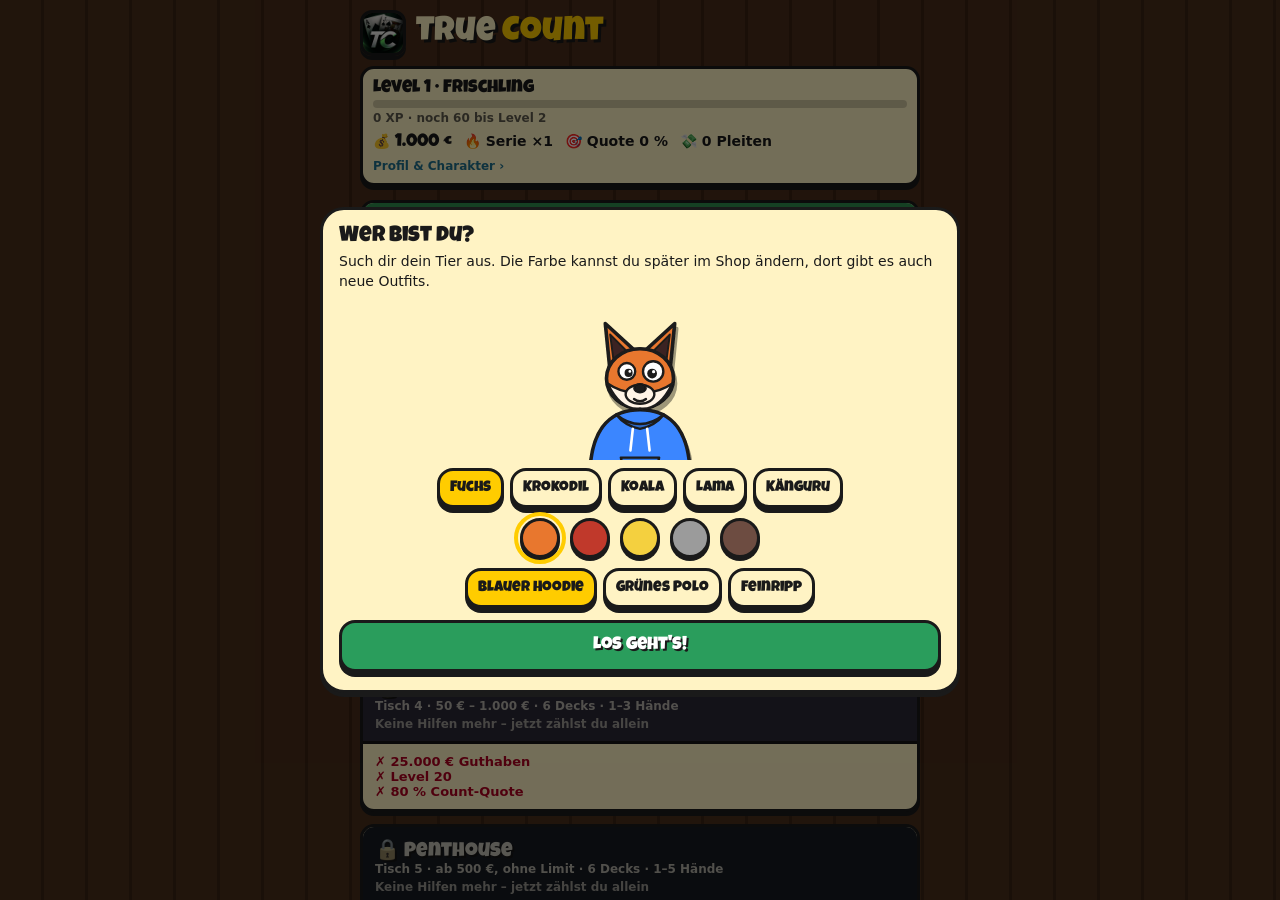
<file: index.html>
<!doctype html>
<html lang="de">
<head>
<meta charset="utf-8">
<meta name="viewport" content="width=device-width, initial-scale=1, viewport-fit=cover">
<meta name="theme-color" content="#4a2e1b">
<meta name="description" content="Blackjack-App zum Kartenzählen lernen (Hi-Lo)">
<title>TrueCount</title>
<link rel="manifest" href="manifest.webmanifest">
<link rel="icon" href="icons/favicon.png" type="image/png">
<link rel="apple-touch-icon" href="icons/apple-touch-icon.png">
<meta name="apple-mobile-web-app-capable" content="yes">
<meta name="apple-mobile-web-app-status-bar-style" content="black-translucent">
<link rel="preconnect" href="https://fonts.googleapis.com">
<link rel="preconnect" href="https://fonts.gstatic.com" crossorigin>
<link rel="stylesheet" href="https://fonts.googleapis.com/css2?family=Luckiest+Guy&display=swap">
<link rel="stylesheet" href="css/app.css">
<script type="module" src="js/app.js"></script>
</head>
<body data-screen="lobby">
<!-- Schatten für alle Zeichnungen -->
<svg width="0" height="0" style="position:absolute" aria-hidden="true"><defs><filter id="fx" x="-20%" y="-20%" width="150%" height="160%"><feFlood flood-color="#000" flood-opacity=".38"/><feComposite in2="SourceAlpha" operator="in"/><feOffset dx="2" dy="4" result="s"/><feMerge><feMergeNode in="s"/><feMergeNode in="SourceGraphic"/></feMerge></filter></defs></svg>

<section id="lobby" class="screen">
  <header class="logo"><div><img class="tc" src="icons/icon-192.png" alt=""> True<b>Count</b></div><em id="admin-badge" hidden>ADMIN</em></header>
  <button class="pn profil" id="profil" data-l="profil" aria-label="Profil öffnen"></button>
  <div id="tischliste"></div>
  <nav class="nav">
    <button class="btn aux" data-l="tutorial">🦉 Tutorial</button>
    <button class="btn aux" data-l="training">🏋️ Training</button>
    <button class="btn aux" data-l="shop">🛍️ Shop</button>
    <button class="btn aux" data-l="erfolge">🏆 Erfolge</button>
    <button class="btn aux" data-l="optionen">⚙️ Optionen</button>
    <button class="btn aux" data-l="admin">🔑 Admin</button>
    <button class="btn aux" data-l="install" hidden>📲 Installieren</button>
  </nav>
</section>

<div id="app" class="screen" data-modus="setzen">
  <header id="hud">
    <div class="pn lvl"><span id="hud-ava"></span><div><b id="hud-level"></b> <small id="hud-titel"></small><div class="bar"><i id="hud-bar"></i></div></div></div>
    <div class="pn"><small>Pott</small><b id="hud-pott"></b><em id="hud-serie"></em></div>
    <div class="pn"><small>Guthaben</small><b id="geld"></b></div>
  </header>
  <main id="stage"><svg id="scene" preserveAspectRatio="xMidYMid meet"></svg></main>
  <section id="aux">
    <p class="pn tip" id="tip"></p>
    <button class="btn aux info" data-a="info" hidden aria-label="Professor Uhu fragen">i</button>
    <button class="btn aux z" data-a="aufgeben">Aufgeben<small>Surrender</small></button>
    <button class="btn aux s" data-a="aufstehen">Aufstehen<small>Pott sichern</small></button>
    <button class="btn aux" data-a="optionen">Optionen<small>Schuh · Ton</small></button>
  </section>
  <section id="main">
    <button class="btn hit z" data-a="karte">Karte<small>Hit</small></button>
    <button class="btn stand z" data-a="bleiben">Bleiben<small>Stand</small></button>
    <button class="btn dbl z" data-a="verdoppeln">Verdoppeln<small>Double</small></button>
    <button class="btn split z" data-a="teilen">Teilen<small>Split</small></button>
    <button class="btn aux s" data-a="einsatz">Einsatz<small id="betlbl"></small></button>
    <button class="btn hit s" data-a="austeilen"><span id="deallbl">Austeilen</span><small>Deal</small></button>
  </section>
</div>

<section id="training" class="screen"><div id="tr"></div></section>

<div id="toast" class="pn"></div>
<div class="ov" id="ov"><div class="pn sheet" id="sheet"></div></div>
<div id="uhu"></div>
</body>
</html>
</file>
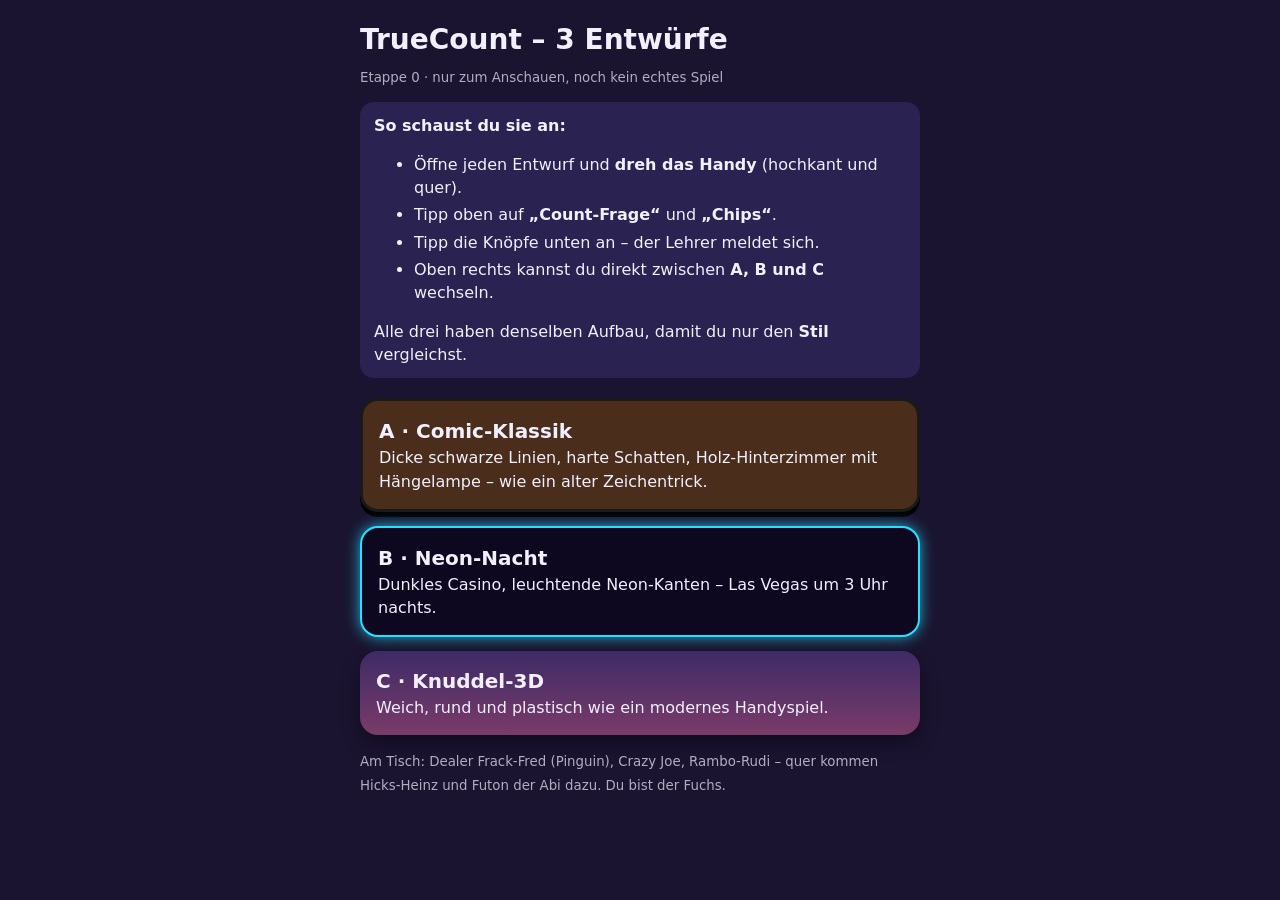
<file: entwuerfe/index.html>
<!doctype html>
<html lang="de">
<head>
<meta charset="utf-8">
<meta name="viewport" content="width=device-width, initial-scale=1, viewport-fit=cover">
<meta name="theme-color" content="#1a1430">
<title>TrueCount – Entwürfe</title>
<style>
  body { margin: 0; background: #1a1430; color: #f2efff; font: 16px/1.45 system-ui, sans-serif; padding: 20px 16px 40px; }
  main { max-width: 560px; margin: 0 auto; }
  h1 { margin: 0 0 4px; font-size: 28px; }
  .hint { background: #2a2250; border-radius: 14px; padding: 12px 14px; margin: 14px 0 20px; }
  .hint li { margin: 4px 0; }
  a.card { display: block; text-decoration: none; color: inherit; border-radius: 18px; padding: 16px; margin-bottom: 14px; }
  a.card b { display: block; font-size: 20px; }
  .a { background: #4a2e1b; border: 3px solid #1a1a1a; box-shadow: 0 5px 0 #000; }
  .b { background: #0d0820; border: 2px solid #27e0ff; box-shadow: 0 0 16px -2px #27e0ff; }
  .c { background: linear-gradient(#3d2b66, #7a3b69); box-shadow: 0 8px 18px rgba(0,0,0,.4); }
  small { opacity: .7; }
</style>
</head>
<body>
<main>
  <h1>TrueCount – 3 Entwürfe</h1>
  <small>Etappe 0 · nur zum Anschauen, noch kein echtes Spiel</small>
  <div class="hint">
    <b>So schaust du sie an:</b>
    <ul>
      <li>Öffne jeden Entwurf und <b>dreh das Handy</b> (hochkant und quer).</li>
      <li>Tipp oben auf <b>„Count-Frage“</b> und <b>„Chips“</b>.</li>
      <li>Tipp die Knöpfe unten an – der Lehrer meldet sich.</li>
      <li>Oben rechts kannst du direkt zwischen <b>A, B und C</b> wechseln.</li>
    </ul>
    Alle drei haben denselben Aufbau, damit du nur den <b>Stil</b> vergleichst.
  </div>
  <a class="card a" href="a.html"><b>A · Comic-Klassik</b>Dicke schwarze Linien, harte Schatten, Holz-Hinterzimmer mit Hängelampe – wie ein alter Zeichentrick.</a>
  <a class="card b" href="b.html"><b>B · Neon-Nacht</b>Dunkles Casino, leuchtende Neon-Kanten – Las Vegas um 3 Uhr nachts.</a>
  <a class="card c" href="c.html"><b>C · Knuddel-3D</b>Weich, rund und plastisch wie ein modernes Handyspiel.</a>
  <small>Am Tisch: Dealer Frack-Fred (Pinguin), Crazy Joe, Rambo-Rudi – quer kommen Hicks-Heinz und Futon der Abi dazu. Du bist der Fuchs.</small>
</main>
</body>
</html>
</file>
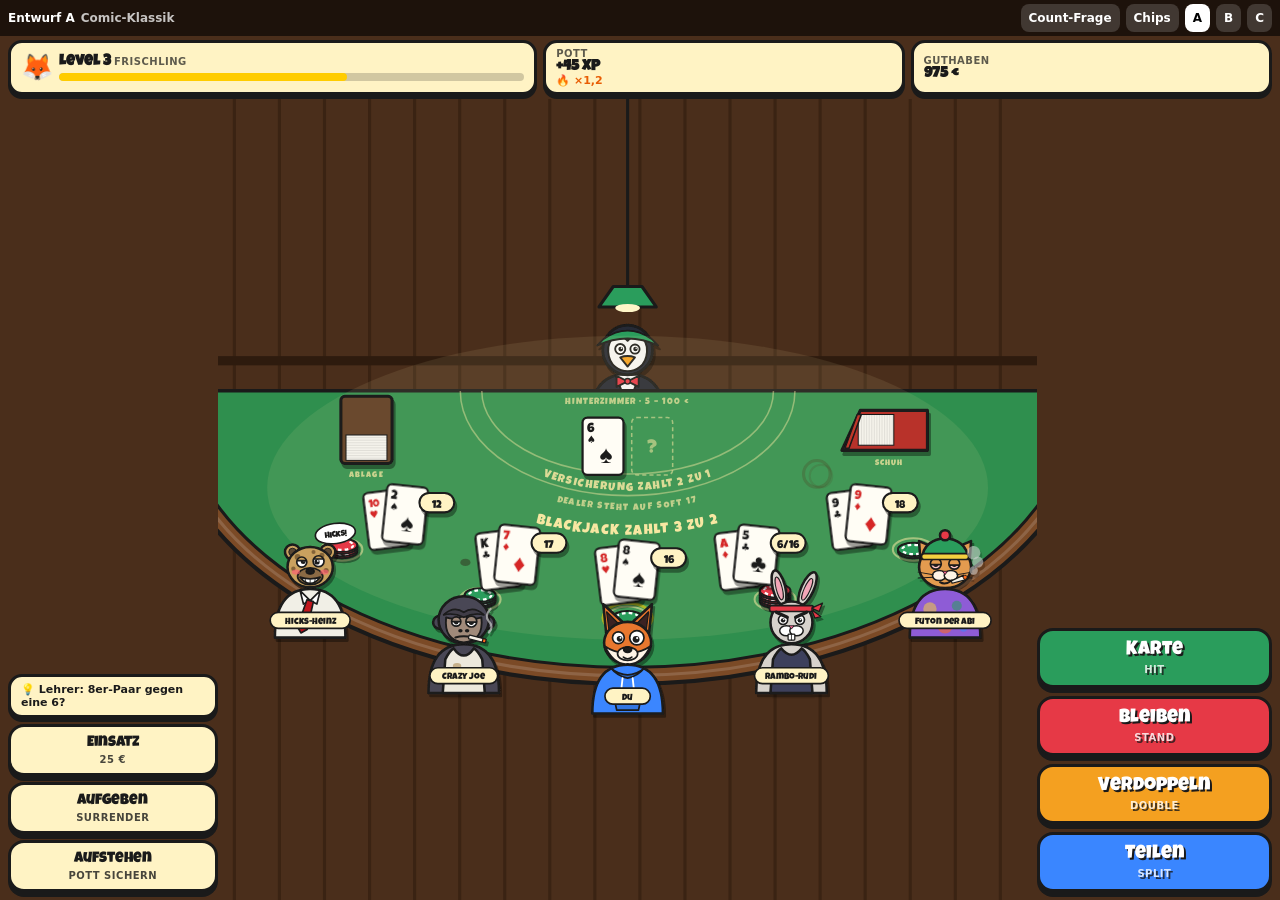
<file: entwuerfe/a.html>
<!doctype html>
<html lang="de">
<head>
<meta charset="utf-8">
<meta name="viewport" content="width=device-width, initial-scale=1, viewport-fit=cover">
<meta name="theme-color" content="#4a2e1b">
<title>TrueCount – Entwurf A</title>
<link rel="preconnect" href="https://fonts.googleapis.com">
<link rel="preconnect" href="https://fonts.gstatic.com" crossorigin>
<link rel="stylesheet" href="https://fonts.googleapis.com/css2?family=Bungee&family=Fredoka:wght@500;700&family=Luckiest+Guy&display=swap">
<link rel="stylesheet" href="entwurf.css">
</head>
<body>
<script>window.STIL = 'a';</script>
<script src="szene.js"></script>
</body>
</html>
</file>
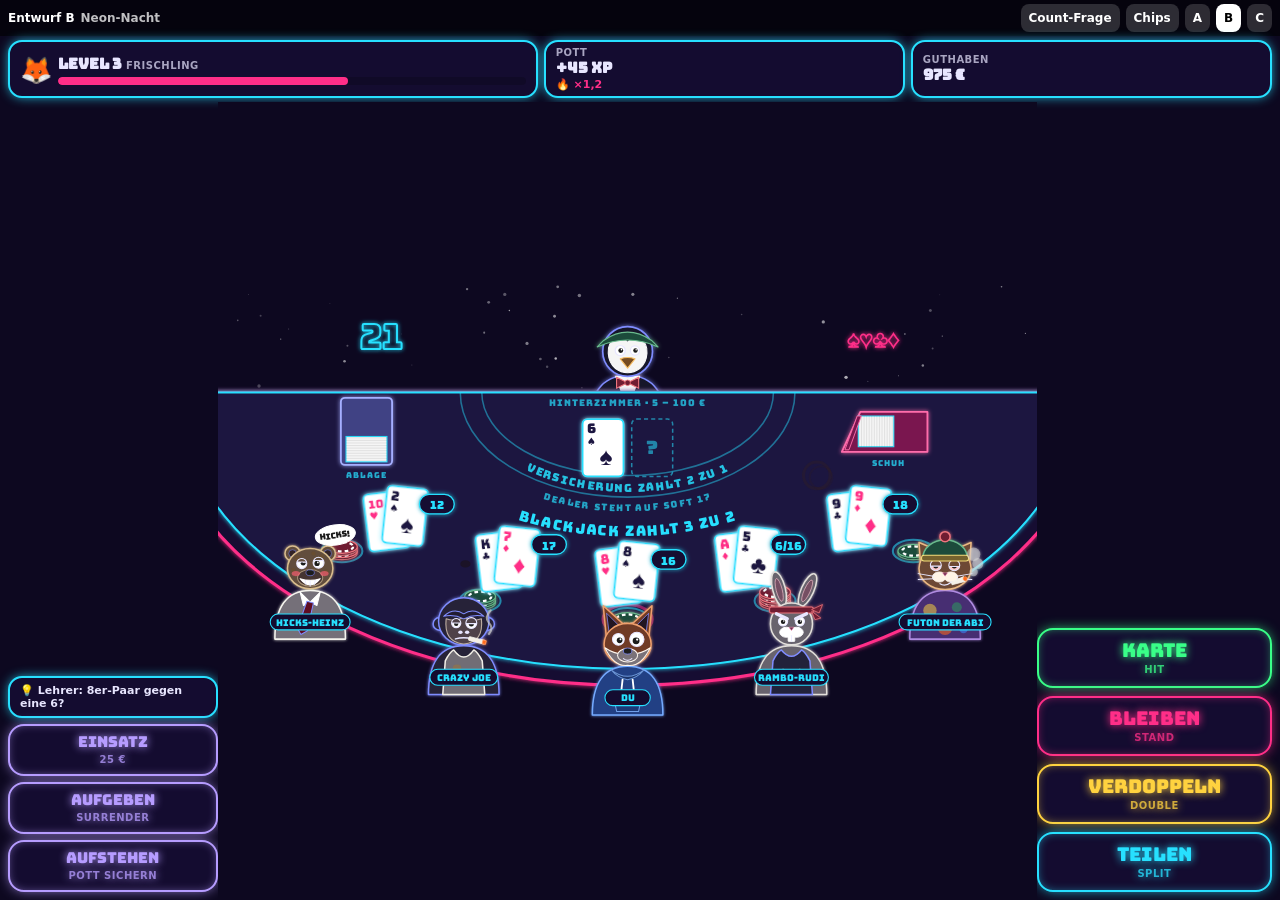
<file: entwuerfe/b.html>
<!doctype html>
<html lang="de">
<head>
<meta charset="utf-8">
<meta name="viewport" content="width=device-width, initial-scale=1, viewport-fit=cover">
<meta name="theme-color" content="#0d0820">
<title>TrueCount – Entwurf B</title>
<link rel="preconnect" href="https://fonts.googleapis.com">
<link rel="preconnect" href="https://fonts.gstatic.com" crossorigin>
<link rel="stylesheet" href="https://fonts.googleapis.com/css2?family=Bungee&family=Fredoka:wght@500;700&family=Luckiest+Guy&display=swap">
<link rel="stylesheet" href="entwurf.css">
</head>
<body>
<script>window.STIL = 'b';</script>
<script src="szene.js"></script>
</body>
</html>
</file>
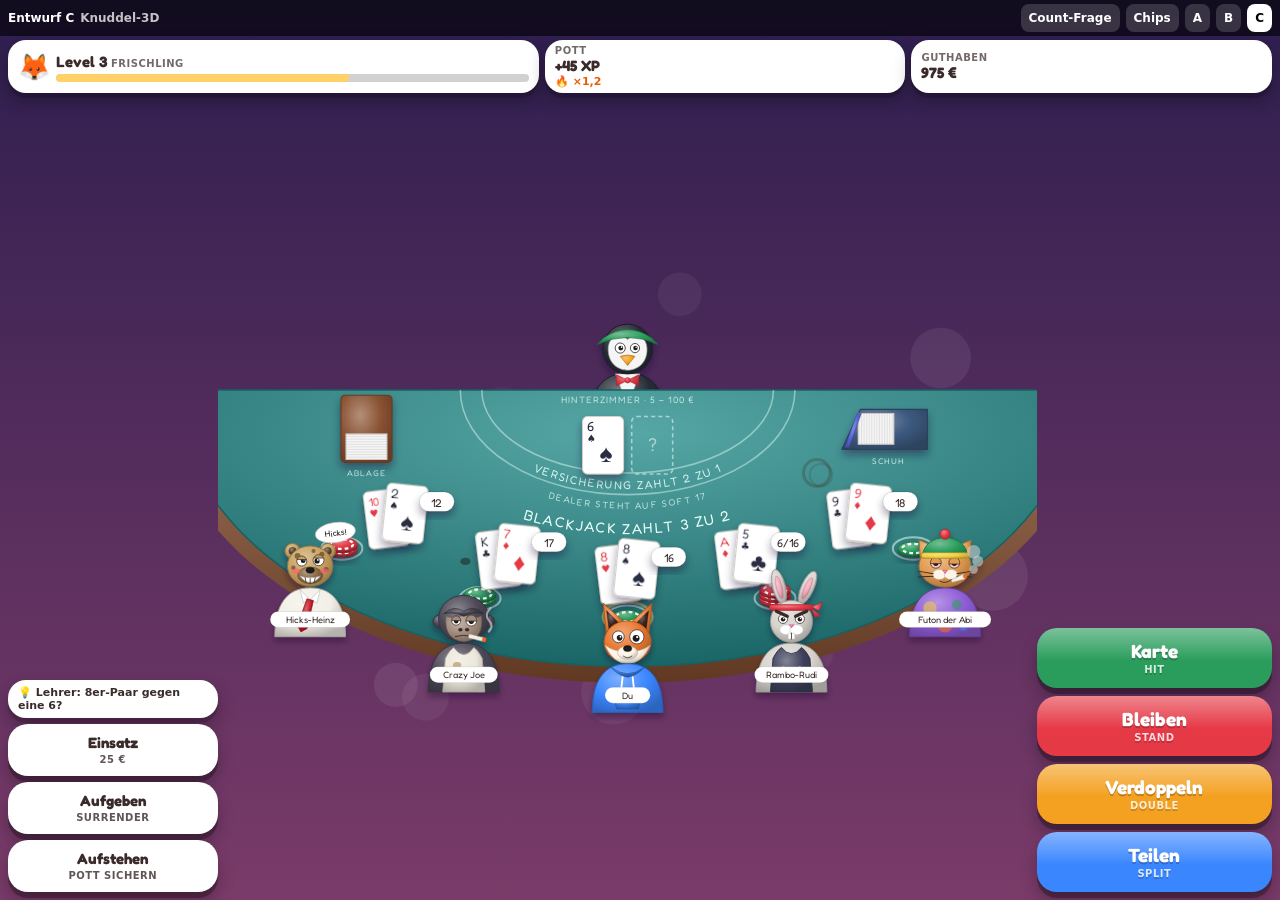
<file: entwuerfe/c.html>
<!doctype html>
<html lang="de">
<head>
<meta charset="utf-8">
<meta name="viewport" content="width=device-width, initial-scale=1, viewport-fit=cover">
<meta name="theme-color" content="#2d1e4f">
<title>TrueCount – Entwurf C</title>
<link rel="preconnect" href="https://fonts.googleapis.com">
<link rel="preconnect" href="https://fonts.gstatic.com" crossorigin>
<link rel="stylesheet" href="https://fonts.googleapis.com/css2?family=Bungee&family=Fredoka:wght@500;700&family=Luckiest+Guy&display=swap">
<link rel="stylesheet" href="entwurf.css">
</head>
<body>
<script>window.STIL = 'c';</script>
<script src="szene.js"></script>
</body>
</html>
</file>
<file: css/app.css>
/* TrueCount – Stil „Comic-Klassik“ (Entwurf A) */
* { box-sizing: border-box; }
:root { --bg: #4a2e1b; --panel: #fff3c4; --ink: #1a1a1a; --acc: #ffcc00;
  --hit: #2a9d5c; --stand: #e63946; --dbl: #f4a020; --split: #3a86ff; --auxc: #fff3c4; --num: #3a86ff; }
html, body { margin: 0; height: 100%; overflow: hidden; background: var(--bg); }
body {
  font-family: 'Luckiest Guy', system-ui, sans-serif; color: var(--ink);
  -webkit-tap-highlight-color: transparent; user-select: none; -webkit-user-select: none; touch-action: manipulation;
}
button { font: inherit; color: inherit; cursor: pointer; }
[hidden] { display: none !important; }
.hit { --c: var(--hit); } .stand { --c: var(--stand); } .dbl { --c: var(--dbl); } .split { --c: var(--split); }
.aux { --c: var(--auxc); } .num { --c: var(--num); }

/* Bildschirme */
.screen { display: none; }
body[data-screen=lobby] #lobby, body[data-screen=training] #training { display: block; }
body[data-screen=tisch] #app { display: grid; }

/* Knöpfe mit Klick-Kante */
.btn { border-radius: 16px; display: flex; flex-direction: column; align-items: center; justify-content: center; line-height: 1.05; padding: 4px 6px;
  background: var(--c); color: #fff; border: 3px solid var(--ink); box-shadow: 0 5px 0 var(--ink); text-shadow: 2px 2px 0 var(--ink);
  transition: transform .08s, box-shadow .08s, opacity .15s; }
.btn small { font: 700 10px system-ui, sans-serif; opacity: .8; margin-top: 3px; letter-spacing: .5px; text-transform: uppercase; text-shadow: none; }
.btn:active { transform: translateY(4px); box-shadow: 0 1px 0 var(--ink); }
.btn.aux { color: var(--ink); text-shadow: none; }
.btn:disabled { opacity: .38; filter: saturate(.4); cursor: default; transform: none; box-shadow: 0 5px 0 var(--ink); }
.btn.voll { width: 100%; min-height: 52px; font-size: 18px; margin-top: 12px; }
.btn.an { background: var(--acc); }

/* Tafeln */
.pn { background: var(--panel); color: var(--ink); border-radius: 14px; padding: 5px 10px; border: 3px solid var(--ink); box-shadow: 0 4px 0 var(--ink); }
.bar { height: 8px; border-radius: 4px; background: rgba(0,0,0,.18); overflow: hidden; margin-top: 3px; }
.bar i { display: block; height: 100%; background: #e85d04; border-radius: 4px; transition: width .4s; }

/* ---------- Lobby ---------- */
#lobby { height: 100%; overflow-y: auto; padding: calc(10px + env(safe-area-inset-top)) 14px calc(20px + env(safe-area-inset-bottom));
  background: repeating-linear-gradient(90deg, #4a2e1b 0 41px, #3a2313 41px 44px); }
#lobby > * { max-width: 560px; margin-left: auto; margin-right: auto; }
.logo { display: flex; align-items: center; justify-content: space-between; color: #fff3c4; font-size: 34px; text-shadow: 3px 3px 0 var(--ink); margin-bottom: 10px; }
.logo b { color: var(--acc); font-weight: normal; }
.logo > div { display: flex; align-items: center; gap: 6px; }
.logo .tc { width: 46px; height: 46px; border-radius: 12px; border: 3px solid var(--ink); box-shadow: 0 4px 0 var(--ink); margin-right: 4px; }
.logo em { font-style: normal; font-size: 14px; background: #e63946; color: #fff; border: 3px solid var(--ink); border-radius: 10px; padding: 4px 8px; text-shadow: none; }
.profil { display: flex; gap: 10px; align-items: center; padding: 10px; width: 100%; text-align: left; font: inherit; color: var(--ink); }
.profil:active { transform: translateY(3px); box-shadow: 0 1px 0 var(--ink); }
.pdaten .mehr { display: block; margin-top: 8px; font: 700 12px system-ui, sans-serif; font-style: normal; color: #1f6f8b; }
.profil .ava-gross { width: 86px; height: 112px; flex: none; }
.pdaten { flex: 1; min-width: 0; }
.pdaten b { font-size: 18px; font-weight: normal; }
.pdaten small { display: block; font: 600 12px system-ui, sans-serif; opacity: .7; margin-top: 3px; }
.zahlen { display: flex; flex-wrap: wrap; gap: 6px 12px; margin-top: 8px; font: 600 14px system-ui, sans-serif; }
.zahlen b { font-family: 'Luckiest Guy', sans-serif; font-weight: normal; }
#tischliste { display: grid; gap: 12px; margin-top: 14px; }
.tischkarte { padding: 0; overflow: hidden; }
.tk-kopf { background: var(--filz); color: #fff3c4; padding: 10px 12px; border-bottom: 3px solid var(--ink); }
.tk-kopf b { display: block; font-size: 20px; font-weight: normal; text-shadow: 2px 2px 0 var(--ink); }
.tk-kopf small { font: 600 12px system-ui, sans-serif; opacity: .9; }
.tischkarte > small, .tischkarte .bed { display: block; padding: 10px 12px; margin: 0; font: 600 13px system-ui, sans-serif; }
.tischkarte .btn { margin: 10px 12px 14px; min-height: 48px; font-size: 18px; width: calc(100% - 24px); }
.tischkarte.zu .tk-kopf { filter: grayscale(.7) brightness(.8); }
.bed { list-style: none; display: flex; flex-wrap: wrap; gap: 6px 14px; }
.bed li { color: #b00020; } .bed li.ok { color: #1b7a43; }
.nav { display: grid; grid-template-columns: 1fr 1fr; gap: 10px; margin-top: 16px; }
.nav .btn { min-height: 52px; font-size: 16px; }

/* ---------- Tisch: hochkant alles untereinander, quer Knöpfe links und rechts für beide Daumen ---------- */
#app {
  height: 100vh; height: 100dvh;
  grid-template: "hud" auto "stage" minmax(0, 1fr) "aux" auto "main" auto / minmax(0, 1fr);
  padding: env(safe-area-inset-top) env(safe-area-inset-right) env(safe-area-inset-bottom) env(safe-area-inset-left);
}
#hud { grid-area: hud; display: flex; gap: 6px; padding: 6px 8px; position: relative; z-index: 1; }
#hud > div { flex: 1; display: flex; flex-direction: column; justify-content: center; min-width: 0; }
#hud .lvl { flex: 1.5; flex-direction: row; align-items: center; gap: 4px; }
#hud .lvl > div { flex: 1; min-width: 0; }
#hud .ava { width: 30px; height: 40px; display: block; }
#hud small { font: 700 10px system-ui, sans-serif; opacity: .7; text-transform: uppercase; letter-spacing: .5px; }
#hud b { font-size: 15px; font-weight: normal; white-space: nowrap; overflow: hidden; text-overflow: ellipsis; }
#hud em { font: 700 11px system-ui, sans-serif; font-style: normal; color: #e85d04; }

/* Hochkant reicht die Szene bis ganz unten, die Knöpfe liegen darüber. Ihre Höhe ist fest, damit nichts zoomt. */
#stage { grid-area: 2 / 1 / -1 / -1; position: relative; min-height: 0; }
#scene { position: absolute; inset: 0; width: 100%; height: 100%; }
#scene .neu { animation: flieg .26s ease-out both; }
@keyframes flieg { from { translate: var(--fx) var(--fy); } }
#aux, #main { position: relative; z-index: 1; }
#aux { grid-area: aux; display: flex; flex-wrap: wrap; gap: 6px; padding: 4px 8px; }
#aux .tip { flex-basis: 100%; margin: 0; font: 600 13px/1.2 system-ui, sans-serif; padding: 3px 10px; height: 38px; overflow: hidden; display: flex; align-items: center; }
#aux .btn { flex: 1; height: 44px; font-size: 15px; }
#main { grid-area: main; display: grid; grid-template-columns: 1fr 1fr; grid-template-rows: 58px 58px; gap: 8px; padding: 6px 8px 10px; }
#main .btn { font-size: 19px; }
#main .s { grid-row: 2; }
#app[data-modus=setzen] .z, #app[data-modus=zug] .s { display: none; }

@media (orientation: landscape) {
  #app { grid-template: "hud hud hud" auto "aux stage main" minmax(0, 1fr) / minmax(112px, 17vw) 1fr minmax(128px, 19vw); }
  #hud { padding: 4px 8px; }
  #hud .ava { width: 24px; height: 32px; }
  #stage { grid-area: stage; }
  #aux { flex-direction: column; flex-wrap: nowrap; justify-content: flex-end; padding: 4px 0 8px 8px; }
  #aux .tip { flex-basis: auto; font-size: 11px; height: auto; }
  #aux .btn { flex: 0 0 auto; min-height: 0; height: min(52px, 13vh); }
  #main { grid-template-columns: 1fr; grid-template-rows: none; align-content: end; padding: 4px 8px 8px 0; }
  #main .s { grid-row: auto; }
  #main .btn { min-height: 0; height: min(60px, 15vh); }
}

#toast { position: fixed; left: 50%; top: calc(64px + env(safe-area-inset-top)); transform: translate(-50%, -20px); opacity: 0; pointer-events: none; z-index: 30;
  width: max-content; max-width: 92vw; font: 600 14px/1.35 system-ui, sans-serif; padding: 10px 14px; transition: .25s; }
#toast.on { opacity: 1; transform: translate(-50%, 0); }

/* ---------- Einblendungen ---------- */
.ov { position: fixed; inset: 0; background: rgba(0,0,0,.55); display: none; align-items: flex-end; justify-content: center; z-index: 20; }
.ov.open { display: flex; }
.ov.klar { background: rgba(0,0,0,.12); }
.sheet { width: 100%; max-width: 480px; max-height: 92vh; overflow-y: auto; border-radius: 24px 24px 0 0 !important;
  padding: 16px 16px calc(18px + env(safe-area-inset-bottom)) !important; }
.sheet.hoch { animation: hoch .25s ease-out; }
@keyframes hoch { from { transform: translateY(40px); opacity: 0; } }
@media (orientation: landscape) {
  .ov { align-items: center; }
  .sheet { border-radius: 24px !important; max-width: 640px; max-height: 96vh; }
  /* Count-Frage seitlich, damit Schuh und Ablage sichtbar bleiben */
  .ov.klar { justify-content: flex-end; }
  .ov.klar .sheet { max-width: 340px; height: 100vh; max-height: none; border-radius: 0 !important; }
}
.sheet h2 { margin: 0 0 4px; font-size: 22px; font-weight: normal; }
.sheet p { margin: 0 0 10px; font: 500 14px/1.4 system-ui, sans-serif; }
.calc { background: rgba(0,0,0,.08); border-radius: 12px; padding: 10px; font: 500 14px/1.5 system-ui, sans-serif; }
.calc hr { border: 0; border-top: 2px dashed rgba(0,0,0,.25); margin: 6px 0; }
.zeile { display: flex; justify-content: space-between; }
.zeile b { font-family: 'Luckiest Guy', sans-serif; font-weight: normal; }
.timer { height: 8px; border-radius: 4px; background: rgba(0,0,0,.15); overflow: hidden; margin-bottom: 10px; }
.timer i { display: block; height: 100%; background: #e63946; animation: zeit 12s linear forwards; }
@keyframes zeit { from { width: 100%; } to { width: 0; } }
.row { display: grid; grid-template-columns: 1fr 1fr 1.3fr; gap: 8px; margin-top: 14px; }
.row.zwei { grid-template-columns: 1fr 1fr; }
.row .btn { min-height: 52px; font-size: 16px; }
.shake { animation: wackel .35s; }
@keyframes wackel { 25% { transform: translateX(-8px); } 50% { transform: translateX(8px); } 75% { transform: translateX(-4px); } }

/* Zahlenfeld */
.anzeige { text-align: center; font-size: 40px; margin: 2px 0 8px; min-height: 48px; }
.pad { display: grid; grid-template-columns: repeat(3, 1fr); gap: 8px; }
.pad .btn { min-height: 50px; font-size: 24px; }

/* Einsatz */
.pile { display: flex; justify-content: center; align-items: center; min-height: 34px; padding-left: 12px; flex-wrap: wrap; }
.pile em { font: 500 13px system-ui, sans-serif; opacity: .6; }
.mini { width: 28px; height: 28px; border-radius: 50%; background: var(--cc); border: 3px dashed #fff; margin-left: -12px; box-shadow: 0 2px 0 rgba(0,0,0,.4); }
.bsum { text-align: center; font-size: 34px; margin: 4px 0 10px; }
.chips { display: flex; justify-content: center; gap: 12px; }
.chip { width: 64px; height: 64px; border-radius: 50%; background: var(--cc); border: 6px dashed #fff; color: #fff; font: 800 18px system-ui, sans-serif;
  box-shadow: 0 5px 0 rgba(0,0,0,.4), inset 0 0 0 5px var(--cc); text-shadow: 0 1px 2px #000; transition: transform .08s; }
.chip:active { transform: translateY(3px) scale(.95); }
.chip.c1 { color: #1a1a1a; text-shadow: none; border-color: #3a86ff; }

/* Optionen */
.opt { display: grid; grid-template-columns: 1fr 44px 96px 44px; align-items: center; gap: 8px; margin: 0 0 8px; }
.opt span { font: 600 14px system-ui, sans-serif; }
.opt span small { font-size: 11px; opacity: .6; }
.opt b { text-align: center; font-size: 16px; font-weight: normal; }
.opt .btn { min-height: 40px; font-size: 20px; }
.opt .schalter { grid-column: 2 / 5; font-size: 16px; }

/* Charakter und Shop */
.vorschau { display: flex; justify-content: center; }
.vorschau svg { width: 120px; height: 158px; }
.wahl, .tabs { display: flex; flex-wrap: wrap; gap: 6px; justify-content: center; margin: 8px 0; }
.wahl .btn, .tabs .btn { min-height: 40px; padding: 4px 10px; font-size: 15px; }
.farben { display: flex; gap: 10px; justify-content: center; margin: 10px 0; }
.farbe { width: 40px; height: 40px; border-radius: 50%; background: var(--c); border: 3px solid var(--ink); box-shadow: 0 3px 0 var(--ink); }
.farbe.an { outline: 4px solid var(--acc); outline-offset: 2px; }
.waren { display: grid; grid-template-columns: repeat(auto-fill, minmax(104px, 1fr)); gap: 8px; }
.ware { display: flex; flex-direction: column; align-items: center; gap: 4px; background: rgba(0,0,0,.06); border-radius: 12px; padding: 8px; text-align: center; }
.ware svg { width: 66px; height: 87px; }
.ware b { font-weight: normal; font-size: 14px; }
.ware .btn { width: 100%; min-height: 36px; font-size: 13px; }

/* Erfolge */
.erfolge { display: grid; gap: 6px; }
.erf { display: grid; grid-template-columns: 34px 1fr auto; gap: 8px; align-items: center; padding: 6px 8px; border-radius: 10px; background: rgba(0,0,0,.05); opacity: .55; }
.erf.ja { opacity: 1; background: rgba(42,157,92,.15); }
.erf span { font-size: 24px; text-align: center; }
.erf b { display: block; font-weight: normal; }
.erf small { font: 500 12px system-ui, sans-serif; }
.erf em { font: 700 12px system-ui, sans-serif; font-style: normal; }

/* ---------- Training ---------- */
#training { height: 100%; overflow-y: auto; padding: calc(10px + env(safe-area-inset-top)) 14px calc(20px + env(safe-area-inset-bottom));
  background: repeating-linear-gradient(90deg, #2f8f4e 0 41px, #2a8347 41px 44px); }
#tr { max-width: 560px; margin: 0 auto; }
.kopf { display: flex; align-items: center; gap: 10px; margin-bottom: 10px; }
.kopf h1 { margin: 0; color: #fff3c4; font-weight: normal; font-size: 28px; text-shadow: 3px 3px 0 var(--ink); }
.kopf .zurueck { min-height: 40px; padding: 4px 12px; font-size: 14px; }
.tr-info { color: #fff3c4; font: 600 14px/1.4 system-ui, sans-serif; text-shadow: 1px 1px 0 var(--ink); }
.tr-liste { display: grid; gap: 12px; }
.tr-wahl { display: flex; gap: 12px; align-items: center; text-align: left; padding: 12px; }
.tr-wahl span { font-size: 34px; }
.tr-wahl b { display: block; font-weight: normal; font-size: 19px; }
.tr-wahl small { font: 500 13px system-ui, sans-serif; }
.tr-box p { font: 600 15px/1.4 system-ui, sans-serif; }
.tr-knoepfe { display: grid; grid-template-columns: repeat(3, 1fr); gap: 8px; }
.tr-knoepfe .btn { min-height: 46px; font-size: 16px; }
.tr-buehne { display: flex; flex-direction: column; align-items: center; gap: 12px; }
.tr-zaehler { color: #fff3c4; font: 700 15px system-ui, sans-serif; text-shadow: 1px 1px 0 var(--ink); text-align: center; }
.tr-feld { width: 200px; height: 270px; display: flex; align-items: center; justify-content: center; }
.tr-tipp { background: none; border: 0; padding: 0; }
.tr-ruecken { width: 180px; height: 250px; border-radius: 16px; background: repeating-linear-gradient(45deg, #c0392b 0 10px, #a93226 10px 20px);
  border: 4px solid var(--ink); box-shadow: 0 6px 0 var(--ink); display: flex; align-items: center; justify-content: center; color: #fff; font-size: 30px; text-shadow: 2px 2px 0 var(--ink); }
.tr-bild { width: 100%; height: 100%; }
.tr-feld .tr-bild { width: 190px; height: 260px; }
.tr-gross { font-size: 18px !important; }
.tr-gross b { font-family: 'Luckiest Guy', sans-serif; font-size: 26px; font-weight: normal; }
.tr-dealer, .tr-hand { display: flex; align-items: center; gap: 6px; }
.tr-dealer small, .tr-hand small { color: #fff3c4; font: 700 13px system-ui, sans-serif; width: 50px; }
.tr-dealer .tr-bild, .tr-hand .tr-bild { width: 92px; height: 126px; }
.tr-rat { width: 100%; }
.tr-rat .pn { font: 500 14px/1.4 system-ui, sans-serif; padding: 10px; }
.tr-zuege { display: grid; grid-template-columns: repeat(2, 1fr); gap: 8px; margin-top: 14px; }
.tr-zuege .btn { min-height: 54px; font-size: 18px; }
.tr-zuege .btn:last-child { grid-column: 1 / -1; }
.tr-verlauf { display: flex; flex-wrap: wrap; gap: 4px; margin-bottom: 8px; }
.tr-verlauf span { font: 700 13px system-ui, sans-serif; padding: 3px 6px; border-radius: 6px; background: rgba(0,0,0,.07); }
.tr-verlauf i { font-style: normal; font-size: 10px; margin-left: 3px; }
.tr-verlauf .hl1 i { color: #1b7a43; } .tr-verlauf .hl-1 i { color: #c1121f; }

/* ---------- Tisch: i-Knopf, Plus-Plätze, Hilfen-Zeile ---------- */
#aux .tip { padding-right: 46px; }
#aux .info { position: absolute; right: 13px; top: 6px; width: 30px; height: 30px; min-height: 0; flex: none; padding: 0; border-radius: 50%;
  font: 800 18px Georgia, serif; font-style: italic; background: #3a86ff; color: #fff; box-shadow: 0 3px 0 var(--ink); animation: puls 1.6s infinite; }
@keyframes puls { 50% { transform: scale(1.12); } }
#scene .tippbar { cursor: pointer; }
.tk-kopf .hilfen { display: block; margin-top: 2px; opacity: .75; }
@media (orientation: landscape) { #aux .tip { padding-right: 10px; } #aux .info { position: static; width: auto; height: min(44px, 11vh); border-radius: 16px; animation: none; } }

/* ---------- Professor Uhu ---------- */
#uhu { position: fixed; inset: 0; z-index: 25; display: none; background: rgba(0,0,0,.6);
  padding: calc(10px + env(safe-area-inset-top)) 10px calc(6px + env(safe-area-inset-bottom)); }
#uhu.open { display: flex; flex-direction: column; justify-content: flex-end; }
.uhu-figur { order: 2; width: 132px; text-align: center; animation: reinlaufen .5s ease-out both; }
.uhu-figur svg { width: 132px; height: 172px; display: block; }
.uhu-figur b { display: inline-block; margin-top: -26px; position: relative; font-weight: normal; font-size: 14px; background: var(--panel); border: 3px solid var(--ink); border-radius: 10px; padding: 2px 8px; }
@keyframes reinlaufen { from { transform: translateX(-140%) rotate(-12deg); } 70% { transform: translateX(6%) rotate(3deg); } }
.uhu-blase { order: 1; position: relative; min-height: 0; display: flex; flex-direction: column; margin: 0 0 16px; animation: blase .3s .35s ease-out both; }
.uhu-blase::after { content: ''; position: absolute; left: 52px; bottom: -14px; width: 24px; height: 24px; background: var(--panel);
  border-right: 3px solid var(--ink); border-bottom: 3px solid var(--ink); transform: rotate(45deg) skew(10deg, 10deg); }
.uhu-text { min-height: 0; overflow-y: auto; border-radius: 22px; padding: 14px 16px 16px; max-width: 620px; width: 100%; margin: 0 auto; }
.uhu-text h2 { margin: 0 0 8px; font-size: 24px; font-weight: normal; }
.uhu-text p { margin: 0 0 10px; font: 500 15px/1.45 system-ui, sans-serif; }
@keyframes blase { from { transform: scale(.6); opacity: 0; } }
@media (orientation: landscape) {
  #uhu.open { flex-direction: row; align-items: flex-end; gap: 6px; }
  .uhu-figur { order: 1; flex: none; }
  .uhu-blase { order: 2; flex: 1; max-height: calc(100% - 30px); margin: 0 0 30px; }
  .uhu-blase::after { left: -11px; bottom: 40px; border: 0; border-left: 3px solid var(--ink); border-bottom: 3px solid var(--ink); }
}

/* ---------- Profil ---------- */
.prof-kopf { display: flex; gap: 12px; align-items: center; margin: 6px 0 12px; }
.prof-kopf .vorschau svg { width: 96px; height: 126px; }
.prof-kopf > div:last-child { flex: 1; min-width: 0; }
.prof-kopf b { display: block; font-size: 24px; font-weight: normal; }
.prof-kopf span { font: 700 14px system-ui, sans-serif; opacity: .7; }
.prof-kopf small { display: block; font: 600 12px system-ui, sans-serif; opacity: .7; margin-top: 4px; }
.werte { display: grid; grid-template-columns: repeat(auto-fill, minmax(150px, 1fr)); gap: 8px; }
.wert { display: flex; gap: 8px; align-items: center; background: rgba(0,0,0,.06); border-radius: 12px; padding: 8px 10px; }
.wert > span { font-size: 24px; }
.wert small { display: block; font: 700 11px system-ui, sans-serif; opacity: .65; text-transform: uppercase; letter-spacing: .4px; }
.wert b { display: block; font-size: 18px; font-weight: normal; }
.wert em { display: block; font: 500 11px system-ui, sans-serif; font-style: normal; opacity: .6; }
h3.fach { margin: 14px 0 6px; font-size: 17px; font-weight: normal; }
.ware.an { background: rgba(255,204,0,.3); outline: 3px solid var(--acc); }
.erf .bar { margin-top: 5px; height: 7px; }
.erf .stand { opacity: .7; margin-top: 2px; }
.erf.ja .bar i { background: #2a9d5c; }

/* ---------- Training: Zählhilfe und Zählwert-Tippen ---------- */
.legende { display: flex; gap: 6px; justify-content: center; flex-wrap: wrap; }
.legende span { font: 700 13px system-ui, sans-serif; color: #fff; padding: 5px 9px; border-radius: 10px; border: 2px solid var(--ink); box-shadow: 0 3px 0 var(--ink); }
.legende b { font-family: 'Luckiest Guy', sans-serif; font-weight: normal; font-size: 15px; margin-right: 5px; }
.legende .p { background: #2a9d5c; } .legende .n { background: #8d99ae; } .legende .m { background: #e63946; }
.tr-pad { width: 100%; max-width: 420px; }
.tr-pad .pad .btn { min-height: 46px; }
.tipp-knoepfe { display: grid; grid-template-columns: repeat(3, 1fr); gap: 10px; width: 100%; max-width: 420px; }
.tipp-knoepfe .btn { min-height: 76px; font-size: 32px; }
.tipp-knoepfe .m { --c: #e63946; } .tipp-knoepfe .n { --c: #8d99ae; } .tipp-knoepfe .p { --c: #2a9d5c; }
.tr-feld.ok { animation: gut .25s; } .tr-feld.falsch { animation: wackel .35s; }
@keyframes gut { 50% { transform: scale(1.06); } }
.tr-loesung { min-height: 24px; color: #fff3c4; font: 700 16px system-ui, sans-serif; text-shadow: 1px 1px 0 var(--ink); text-align: center; }
.tr-drill-info { position: absolute; right: 0; top: 0; }

/* Tutorial mit Professor Uhu */
#uhu.still .uhu-figur, #uhu.still .uhu-blase { animation: none; }
.uhu-text { position: relative; }
.uhu-x { position: absolute; top: 8px; right: 8px; width: 34px; height: 34px; border-radius: 50%; border: 3px solid var(--ink); background: var(--panel); font: 700 16px system-ui, sans-serif; color: var(--ink); cursor: pointer; }
.uhu-text h2 { padding-right: 36px; }
.tut-karten { display: flex; flex-wrap: wrap; gap: 4px; justify-content: center; margin: 4px 0 2px; }
.tut-karten svg { width: 46px; height: 62px; }
.tut-antworten { display: grid; gap: 8px; margin-bottom: 10px; }
.tut-antworten .btn { min-height: 48px; font-size: 16px; }
.tut-antworten .btn:disabled { opacity: 1; filter: none; }
.tut-antworten .btn.aus:disabled { opacity: .5; }
.tut-kopf { display: flex; align-items: center; gap: 10px; padding: 8px 12px; margin-bottom: 12px; }
.tut-kopf svg { width: 64px; height: 84px; flex: none; }
.tut-kopf p { margin: 0; font: 500 14px/1.4 system-ui, sans-serif; }
.tut-kopf b { display: block; font: normal 18px 'Luckiest Guy', system-ui; }
</file>
<file: entwuerfe/entwurf.css>
* { box-sizing: border-box; }
html, body { margin: 0; height: 100%; overflow: hidden; background: var(--bg); }
body {
  font-family: var(--font), system-ui, sans-serif; color: var(--ptext);
  -webkit-tap-highlight-color: transparent; user-select: none; -webkit-user-select: none; touch-action: manipulation;
}
button { font: inherit; color: inherit; cursor: pointer; }

html[data-stil=a] { --bg: #4a2e1b; --panel: #fff3c4; --ptext: #1a1a1a; --font: 'Luckiest Guy'; --acc: #ffcc00;
  --hit: #2a9d5c; --stand: #e63946; --dbl: #f4a020; --split: #3a86ff; --auxc: #fff3c4; --num: #3a86ff; }
html[data-stil=b] { --bg: #0d0820; --panel: #140c30; --ptext: #e8e6ff; --font: 'Bungee'; --acc: #ff2e88;
  --hit: #39ff88; --stand: #ff2e88; --dbl: #ffd23f; --split: #27e0ff; --auxc: #b69cff; --num: #27e0ff; }
html[data-stil=c] body { background: linear-gradient(#2d1e4f, #7a3b69); }
html[data-stil=c] { --bg: #2d1e4f; --panel: #ffffff; --ptext: #3a2a2a; --font: 'Fredoka'; --acc: #ffd166;
  --hit: #2a9d5c; --stand: #e63946; --dbl: #f4a020; --split: #3a86ff; --auxc: #ffffff; --num: #5a67d8; }
.hit { --c: var(--hit); } .stand { --c: var(--stand); } .dbl { --c: var(--dbl); } .split { --c: var(--split); }
.aux { --c: var(--auxc); } .num { --c: var(--num); }

/* Raster: hochkant alles untereinander, quer Knöpfe links und rechts für beide Daumen */
#app {
  height: 100vh; height: 100dvh; display: grid;
  grid-template: "demo" auto "hud" auto "stage" minmax(0, 1fr) "aux" auto "main" auto / minmax(0, 1fr);
  padding: env(safe-area-inset-top) env(safe-area-inset-right) env(safe-area-inset-bottom) env(safe-area-inset-left);
}
#demo { grid-area: demo; display: flex; overflow: hidden; white-space: nowrap; align-items: center; gap: 6px; padding: 4px 8px; background: rgba(0,0,0,.6); color: #fff; font: 600 12px system-ui, sans-serif; }
#demo span { opacity: .75; }
#demo i { flex: 1; }
#demo button, #demo a { flex: none; background: rgba(255,255,255,.16); border: 0; border-radius: 8px; padding: 7px 8px; color: #fff; text-decoration: none; font: 700 12px system-ui, sans-serif; }
#demo a.on { background: #fff; color: #000; }

#hud { grid-area: hud; display: flex; gap: 6px; padding: 6px 8px; }
#hud > div { flex: 1; display: flex; flex-direction: column; justify-content: center; min-width: 0; }
#hud small { font: 700 10px system-ui, sans-serif; opacity: .7; text-transform: uppercase; letter-spacing: .5px; }
#hud b { font-size: 15px; white-space: nowrap; overflow: hidden; text-overflow: ellipsis; }
#hud .lvl { flex: 1.5; flex-direction: row; align-items: center; gap: 6px; }
#hud .lvl > div { flex: 1; min-width: 0; }
#hud .ava { font-size: 26px; }
#hud .bar { height: 8px; border-radius: 4px; background: rgba(0,0,0,.18); overflow: hidden; margin-top: 3px; }
#hud .bar i { display: block; height: 100%; background: var(--acc); border-radius: 4px; }
#hud em { font: 700 11px system-ui, sans-serif; font-style: normal; color: var(--acc); }
html[data-stil=a] #hud em, html[data-stil=c] #hud em { color: #e85d04; }

#stage { grid-area: stage; position: relative; min-height: 0; }
#scene { position: absolute; inset: 0; width: 100%; height: 100%; }

#aux { grid-area: aux; display: flex; flex-wrap: wrap; gap: 6px; padding: 4px 8px; }
#aux .tip { flex-basis: 100%; margin: 0; font: 600 13px system-ui, sans-serif; padding: 6px 10px; }
#aux .btn { flex: 1; min-height: 48px; font-size: 15px; }
#main { grid-area: main; display: grid; grid-template-columns: 1fr 1fr; gap: 8px; padding: 6px 8px 10px; }
#main .btn { min-height: 58px; font-size: 19px; }

@media (orientation: landscape) {
  #app { grid-template: "demo demo demo" auto "hud hud hud" auto "aux stage main" minmax(0, 1fr) / minmax(112px, 17vw) 1fr minmax(128px, 19vw); }
  #hud { padding: 4px 8px; }
  #aux { flex-direction: column; flex-wrap: nowrap; justify-content: flex-end; padding: 4px 0 8px 8px; }
  #aux .tip { flex-basis: auto; font-size: 11px; }
  #aux .btn { flex: 0 0 auto; min-height: 0; height: min(52px, 13vh); }
  #main { grid-template-columns: 1fr; align-content: end; padding: 4px 8px 8px 0; }
  #main .btn { min-height: 0; height: min(60px, 15vh); }
}

/* Knöpfe */
.btn { border-radius: 16px; display: flex; flex-direction: column; align-items: center; justify-content: center; line-height: 1.05; padding: 4px 6px; transition: transform .08s, box-shadow .08s; }
.btn small { font: 700 10px system-ui, sans-serif; opacity: .8; margin-top: 3px; letter-spacing: .5px; text-transform: uppercase; }
html[data-stil=a] .btn { background: var(--c); color: #fff; border: 3px solid #1a1a1a; box-shadow: 0 5px 0 #1a1a1a; text-shadow: 2px 2px 0 #1a1a1a; }
html[data-stil=a] .btn:active { transform: translateY(4px); box-shadow: 0 1px 0 #1a1a1a; }
html[data-stil=a] .btn.aux { color: #1a1a1a; text-shadow: none; }
html[data-stil=b] .btn { background: #140c30; color: var(--c); border: 2px solid var(--c); box-shadow: 0 0 14px -3px var(--c), inset 0 0 12px -5px var(--c); text-shadow: 0 0 8px var(--c); }
html[data-stil=b] .btn:active { transform: scale(.95); background: #21175a; }
html[data-stil=c] .btn { background: linear-gradient(rgba(255,255,255,.38), rgba(255,255,255,0) 55%), var(--c); color: #fff; border: 0; border-radius: 20px; font-weight: 700;
  box-shadow: 0 6px 0 rgba(0,0,0,.28), 0 10px 16px rgba(0,0,0,.25); text-shadow: 0 2px 0 rgba(0,0,0,.22); }
html[data-stil=c] .btn:active { transform: translateY(5px); box-shadow: 0 1px 0 rgba(0,0,0,.28); }
html[data-stil=c] .btn.aux { color: #3a2a2a; text-shadow: none; }

/* Tafeln */
.pn { background: var(--panel); color: var(--ptext); border-radius: 14px; padding: 5px 10px; }
html[data-stil=a] .pn { border: 3px solid #1a1a1a; box-shadow: 0 4px 0 #1a1a1a; }
html[data-stil=b] .pn { border: 2px solid #27e0ff; box-shadow: 0 0 12px -2px #27e0ff; }
html[data-stil=c] .pn { border-radius: 18px; box-shadow: 0 5px 0 rgba(0,0,0,.15), 0 8px 18px rgba(0,0,0,.3); }

#toast { position: fixed; left: 50%; top: 96px; transform: translate(-50%, -20px); opacity: 0; pointer-events: none; z-index: 30;
  width: max-content; max-width: 92vw; font: 600 14px system-ui, sans-serif; padding: 10px 14px; transition: .25s; }
#toast.on { opacity: 1; transform: translate(-50%, 0); }

/* Einblendungen */
.ov { position: fixed; inset: 0; background: rgba(0,0,0,.55); display: none; align-items: flex-end; justify-content: center; z-index: 20; }
.ov.open { display: flex; }
.sheet { width: 100%; max-width: 480px; border-radius: 24px 24px 0 0 !important; padding: 16px 16px calc(18px + env(safe-area-inset-bottom)) !important; animation: hoch .25s ease-out; }
@keyframes hoch { from { transform: translateY(40px); opacity: 0; } }
@media (orientation: landscape) {
  .ov { align-items: center; }
  .sheet { border-radius: 24px !important; max-width: 640px; max-height: 96vh; overflow: auto; }
}
.sheet h2 { margin: 0 0 4px; font-size: 22px; }
.sheet h3 { margin: 4px 0; font-size: 24px; }
.sheet p { margin: 0 0 10px; font: 500 14px system-ui, sans-serif; }
.sheet .calc { background: rgba(0,0,0,.08); border-radius: 12px; padding: 10px; }
html[data-stil=b] .sheet .calc { background: rgba(39,224,255,.1); }
.timer { height: 8px; border-radius: 4px; background: rgba(0,0,0,.15); overflow: hidden; margin-bottom: 12px; }
.timer i { display: block; height: 100%; background: var(--acc); animation: zeit 12s linear forwards; }
@keyframes zeit { from { width: 100%; } to { width: 0; } }
.grid { display: grid; grid-template-columns: repeat(4, 1fr); gap: 8px; }
.grid .btn { min-height: 56px; font-size: 22px; }
@media (orientation: landscape) { .grid { grid-template-columns: repeat(6, 1fr); } .grid .btn { min-height: 48px; } }
#cres .btn { width: 100%; min-height: 54px; font-size: 20px; }

.pile { display: flex; justify-content: center; align-items: center; min-height: 34px; padding-left: 12px; }
.pile em { font: 500 13px system-ui, sans-serif; opacity: .6; }
.mini { width: 28px; height: 28px; border-radius: 50%; background: var(--cc); border: 3px dashed #fff; margin-left: -12px; box-shadow: 0 2px 0 rgba(0,0,0,.4); }
.bsum { text-align: center; font-size: 34px; margin: 4px 0 10px; }
.chips { display: flex; justify-content: center; gap: 12px; }
.chip { width: 64px; height: 64px; border-radius: 50%; background: var(--cc); border: 6px dashed #fff; color: #fff; font: 800 18px system-ui, sans-serif;
  box-shadow: 0 5px 0 rgba(0,0,0,.4), inset 0 0 0 5px var(--cc); text-shadow: 0 1px 2px #000; transition: transform .08s; }
.chip:active { transform: translateY(3px) scale(.95); }
.chip.c1 { color: #1a1a1a; text-shadow: none; border-color: #3a86ff; }
.row { display: grid; grid-template-columns: 1fr 1fr 1.3fr; gap: 8px; margin-top: 14px; }
.row .btn { min-height: 52px; font-size: 16px; }
.shake { animation: wackel .35s; }
@keyframes wackel { 25% { transform: translateX(-8px); } 50% { transform: translateX(8px); } 75% { transform: translateX(-4px); } }
@media (max-width: 430px) { #demo span { display: none; } }
</file>
